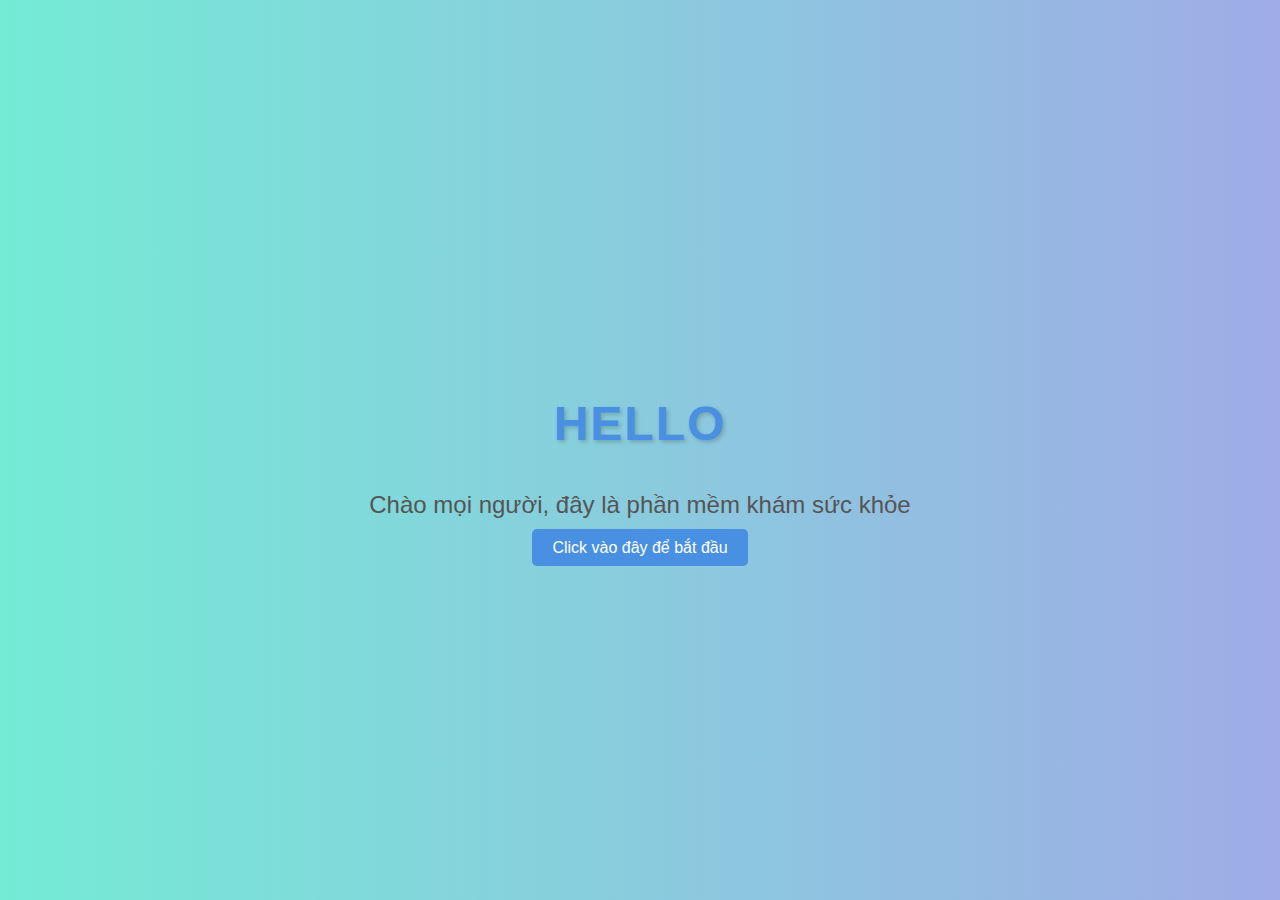
<file: index.html>
<!DOCTYPE html>
<html lang="en">
  <head>
    <meta charset="UTF-8" />
    <meta name="viewport" content="width=device-width, initial-scale=1.0" />
    <title>Sổ Khám Sức Khỏe</title>
    <link rel="stylesheet" href="style.css" />
  </head>
  <body>
    <div class="container">
      <h1>hello</h1>
      <h2>Chào mọi người, đây là phần mềm khám sức khỏe</h2>
      <a href="./index/second.html">Click vào đây để bắt đầu</a>
    </div>
  </body>
</html>
</file>
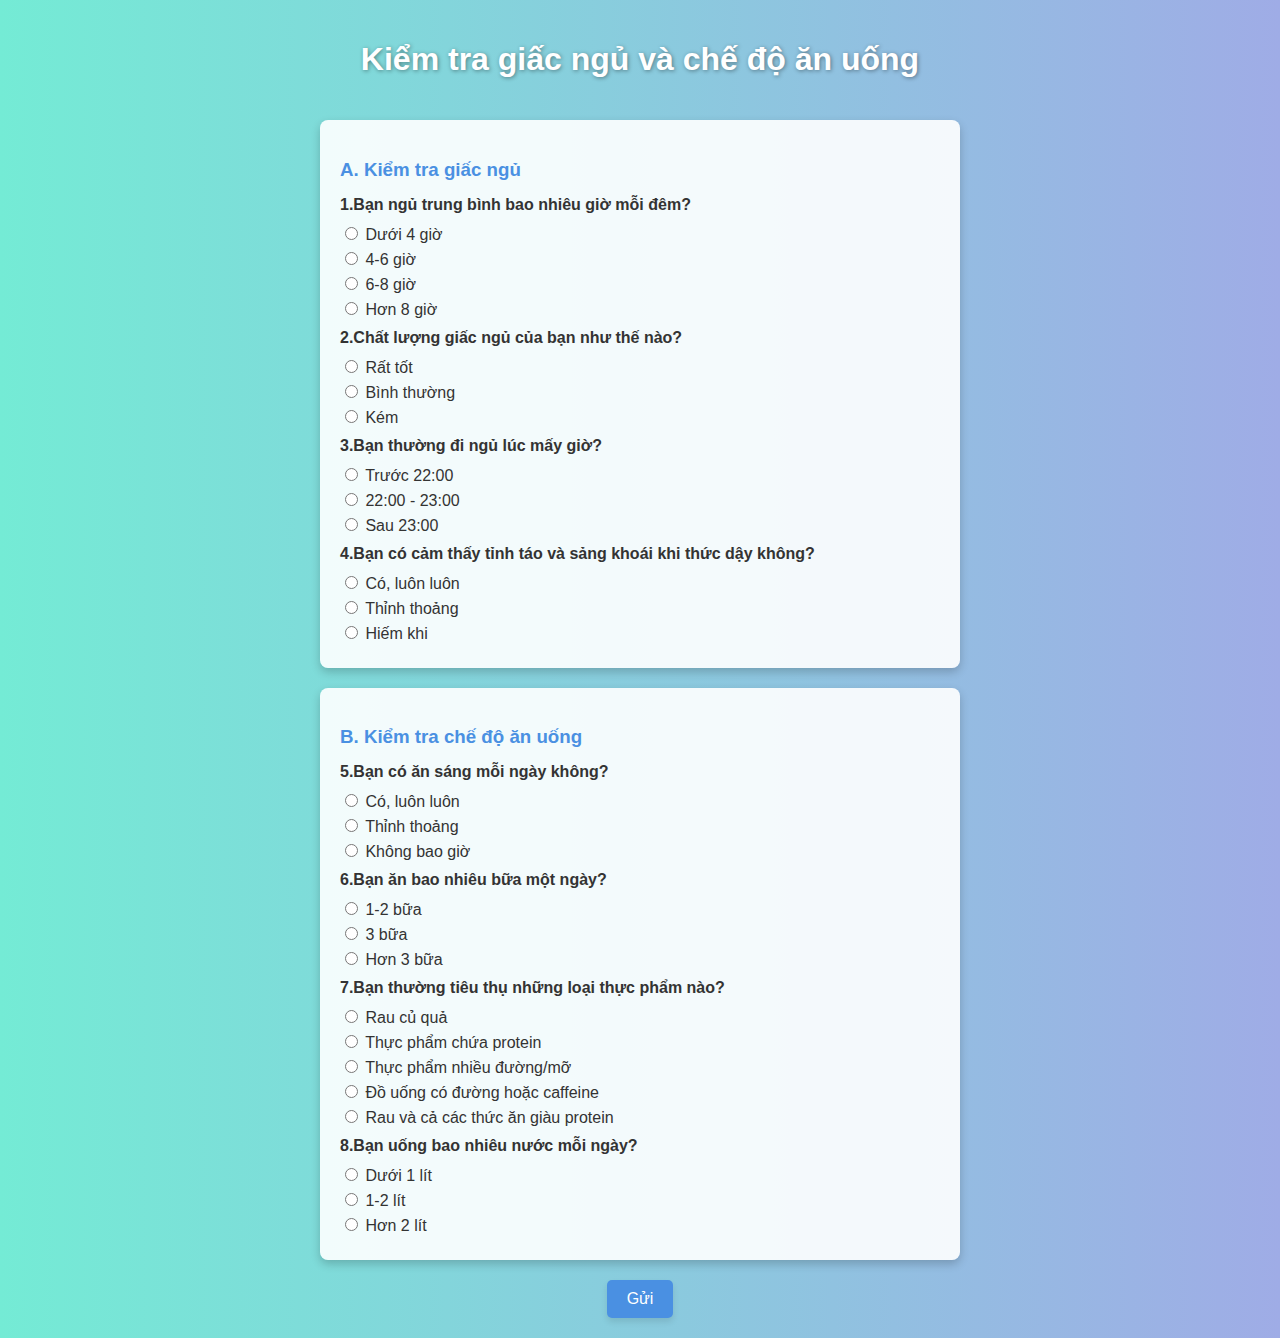
<file: fifth/fifth.html>
<!DOCTYPE html>
<html lang="en">
  <head>
    <meta charset="UTF-8" />
    <meta name="viewport" content="width=device-width, initial-scale=1.0" />
    <title>Giấc ngủ & Ăn uống</title>
    <link rel="stylesheet" href="style.css" />
  </head>
  <body>
    <h1>Kiểm tra giấc ngủ và chế độ ăn uống</h1>

    <!-- 1. Kiểm tra giấc ngủ -->
    <div class="question">
      <h3>A. Kiểm tra giấc ngủ</h3>
      <p>1.Bạn ngủ trung bình bao nhiêu giờ mỗi đêm?</p>
      <label
        ><input type="radio" name="sleep_hours" value="under4" /> Dưới 4
        giờ</label
      >
      <label
        ><input type="radio" name="sleep_hours" value="4-6" /> 4-6 giờ</label
      >
      <label
        ><input type="radio" name="sleep_hours" value="6-8" /> 6-8 giờ</label
      >
      <label
        ><input type="radio" name="sleep_hours" value="8+" /> Hơn 8 giờ</label
      >

      <p>2.Chất lượng giấc ngủ của bạn như thế nào?</p>
      <label
        ><input type="radio" name="sleep_quality" value="good" /> Rất tốt</label
      >
      <label
        ><input type="radio" name="sleep_quality" value="normal" /> Bình
        thường</label
      >
      <label
        ><input type="radio" name="sleep_quality" value="poor" /> Kém</label
      >

      <p>3.Bạn thường đi ngủ lúc mấy giờ?</p>
      <label
        ><input type="radio" name="bedtime" value="before10" /> Trước
        22:00</label
      >
      <label
        ><input type="radio" name="bedtime" value="10-11" /> 22:00 -
        23:00</label
      >
      <label
        ><input type="radio" name="bedtime" value="after11" /> Sau 23:00</label
      >

      <p>4.Bạn có cảm thấy tỉnh táo và sảng khoái khi thức dậy không?</p>
      <label
        ><input type="radio" name="wakeup_feeling" value="always" /> Có, luôn
        luôn</label
      >
      <label
        ><input type="radio" name="wakeup_feeling" value="sometimes" /> Thỉnh
        thoảng</label
      >
      <label
        ><input type="radio" name="wakeup_feeling" value="rarely" /> Hiếm
        khi</label
      >
    </div>

    <!-- 2. Kiểm tra chế độ ăn uống -->
    <div class="question">
      <h3>B. Kiểm tra chế độ ăn uống</h3>
      <p>5.Bạn có ăn sáng mỗi ngày không?</p>
      <label
        ><input type="radio" name="breakfast" value="always" /> Có, luôn
        luôn</label
      >
      <label
        ><input type="radio" name="breakfast" value="sometimes" /> Thỉnh
        thoảng</label
      >
      <label
        ><input type="radio" name="breakfast" value="never" /> Không bao
        giờ</label
      >

      <p>6.Bạn ăn bao nhiêu bữa một ngày?</p>
      <label><input type="radio" name="meals" value="1-2" /> 1-2 bữa</label>
      <label><input type="radio" name="meals" value="3" /> 3 bữa</label>
      <label><input type="radio" name="meals" value="3+" /> Hơn 3 bữa</label>

      <p>7.Bạn thường tiêu thụ những loại thực phẩm nào?</p>
      <label
        ><input type="radio" name="food" value="vegetables" /> Rau củ quả</label
      >
      <label
        ><input type="radio" name="food" value="protein" /> Thực phẩm chứa
        protein</label
      >
      <label
        ><input type="radio" name="food" value="junk_food" /> Thực phẩm nhiều
        đường/mỡ</label
      >
      <label
        ><input type="radio" name="food" value="drinks" /> Đồ uống có đường hoặc
        caffeine</label
      >
      <label for="">
        <input type="radio" name="food" value="healthy" /> Rau và cả các thức ăn
        giàu protein
      </label>

      <p>8.Bạn uống bao nhiêu nước mỗi ngày?</p>
      <label
        ><input type="radio" name="water" value="under1" /> Dưới 1 lít</label
      >
      <label><input type="radio" name="water" value="1-2" /> 1-2 lít</label>
      <label><input type="radio" name="water" value="2+" /> Hơn 2 lít</label>
    </div>

    <button type="button" id="send">Gửi</button>
    <div id="result"></div>
    <script src="./fifth.js"></script>
  </body>
</html>
</file>
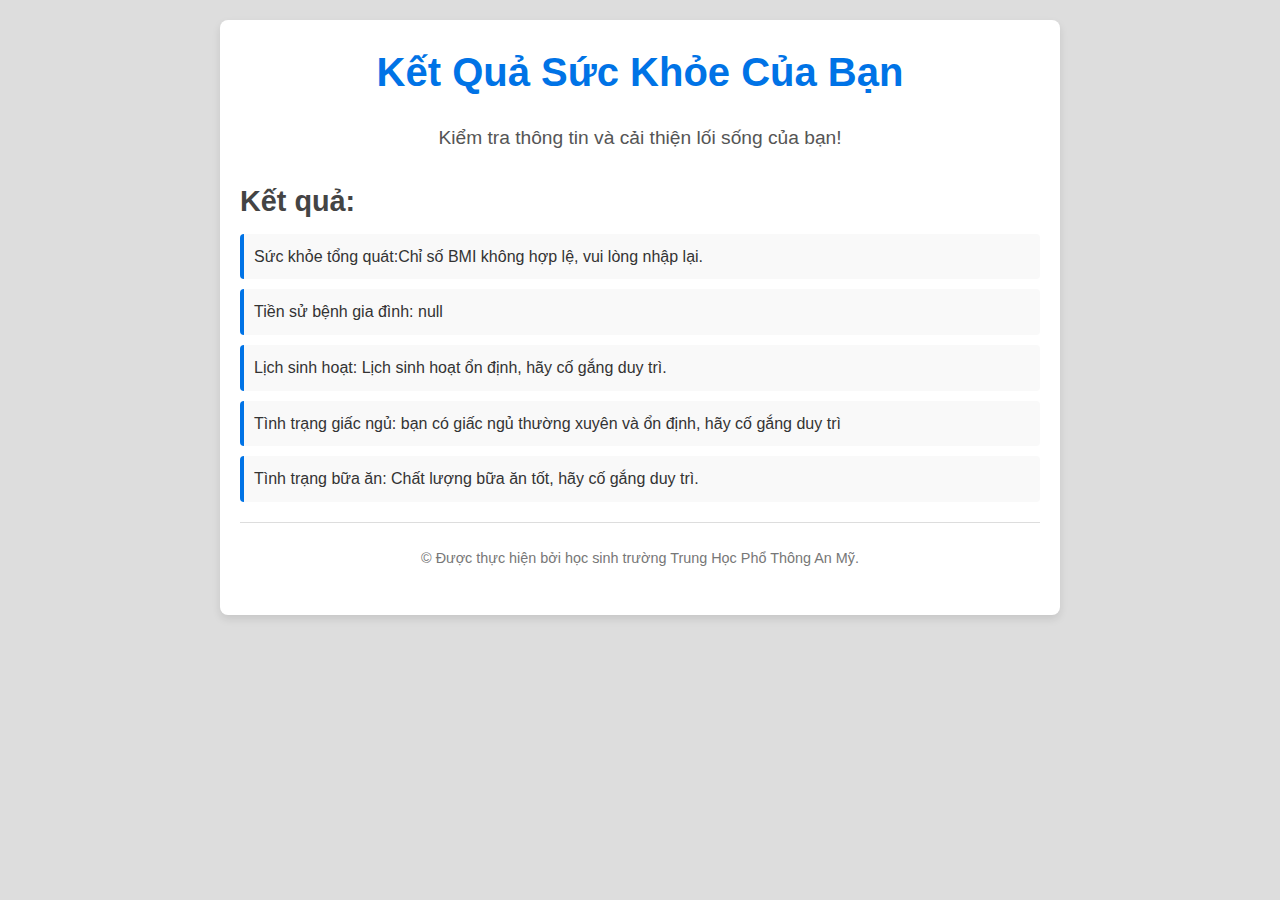
<file: final/final.html>
<!DOCTYPE html>
<html lang="en">
  <head>
    <meta charset="UTF-8" />
    <meta name="viewport" content="width=device-width, initial-scale=1.0" />
    <title>Kết quả Sức Khỏe</title>
    <link rel="stylesheet" href="final.css" />
    <link rel="icon" href="favicon.ico" />
  </head>
  <body>
    <div class="container">
      <header>
        <h1>Kết Quả Sức Khỏe Của Bạn</h1>
        <p>Kiểm tra thông tin và cải thiện lối sống của bạn!</p>
      </header>
      <main>
        <section>
          <h2>Kết quả:</h2>
          <p id="BMI_score">Sức khỏe tổng quát:</p>
          <p id="family_disease">Tiền sử bệnh của gia đình:</p>
          <p id="exercise_frequency">Hoạt động thường xuyên:</p>
          <p id="sleep">Tình trạng giấc ngủ:</p>
          <p id="food">Tình trạng bữa ăn:</p>
        </section>
      </main>
      <footer>
        <p>
          &copy; Được thực hiện bởi học sinh trường Trung Học Phổ Thông An Mỹ.
        </p>
      </footer>
    </div>
    <script src="./final.js"></script>
  </body>
</html>
</file>
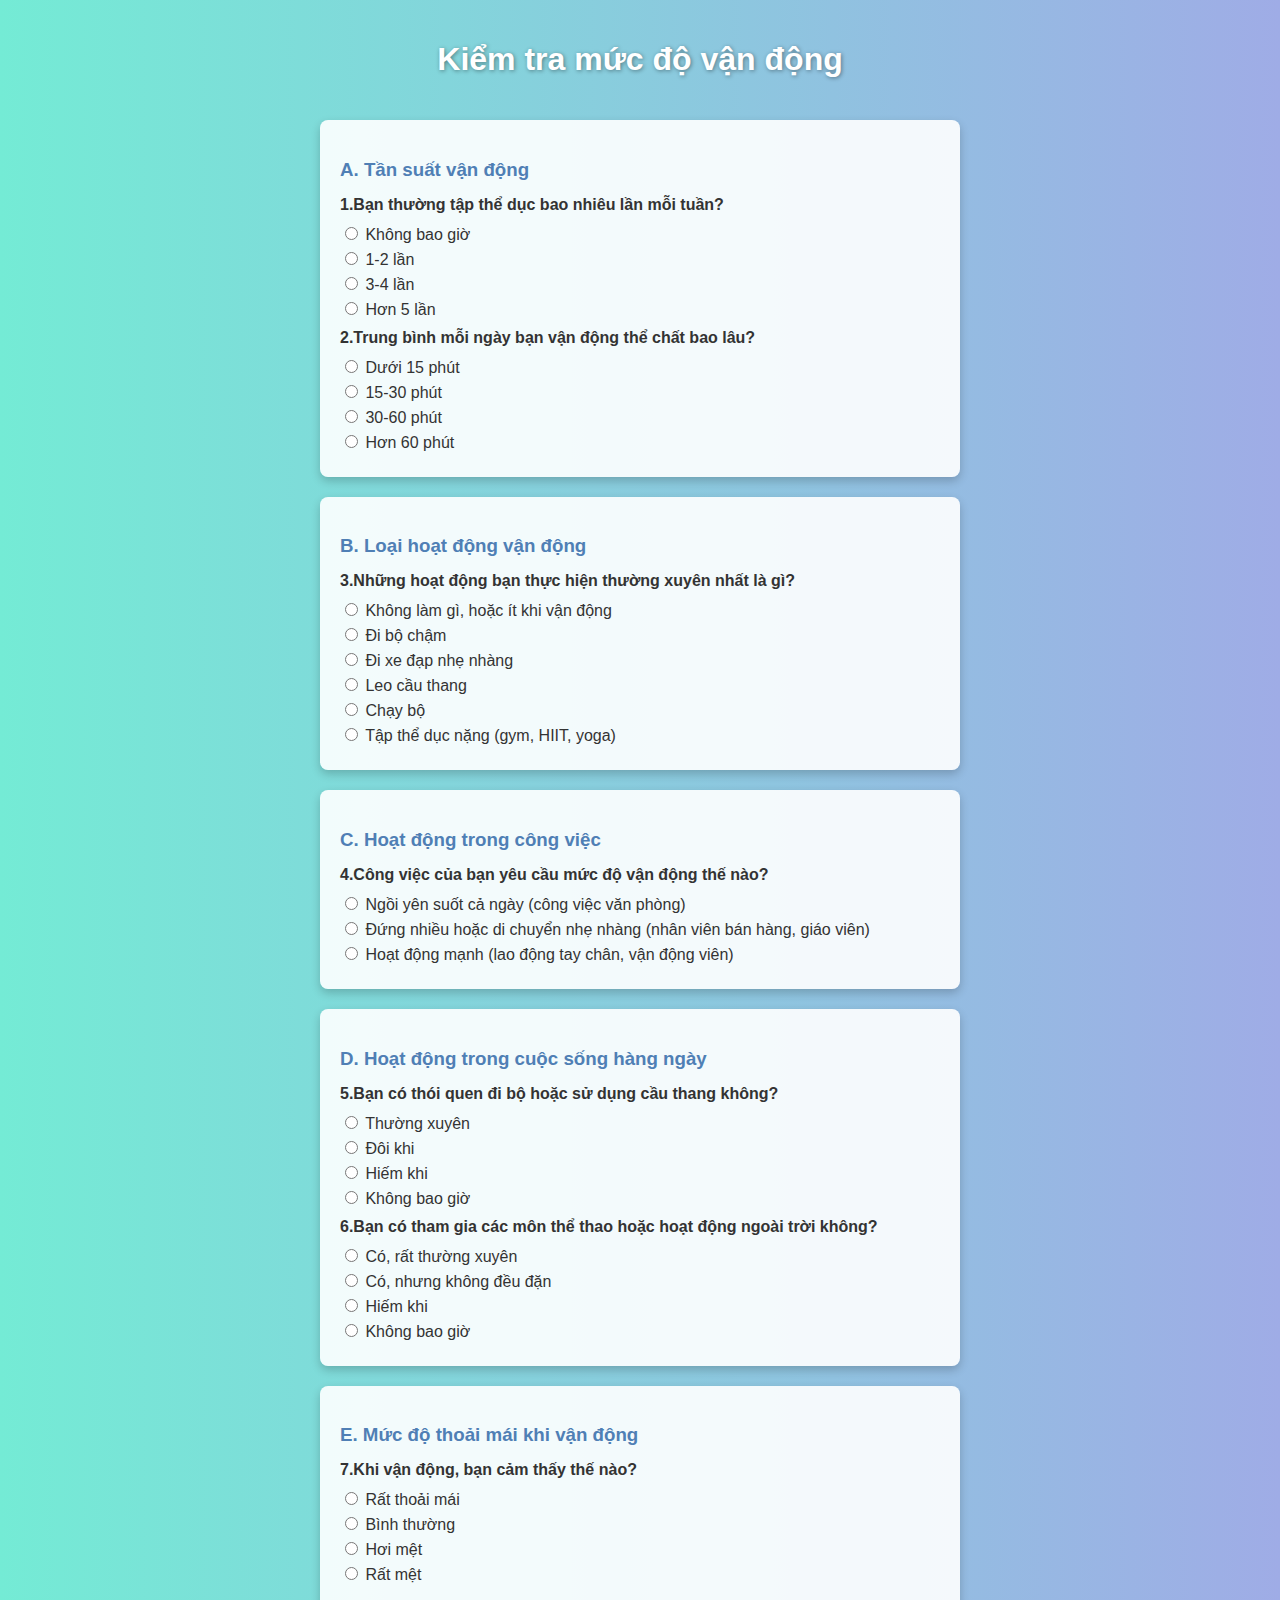
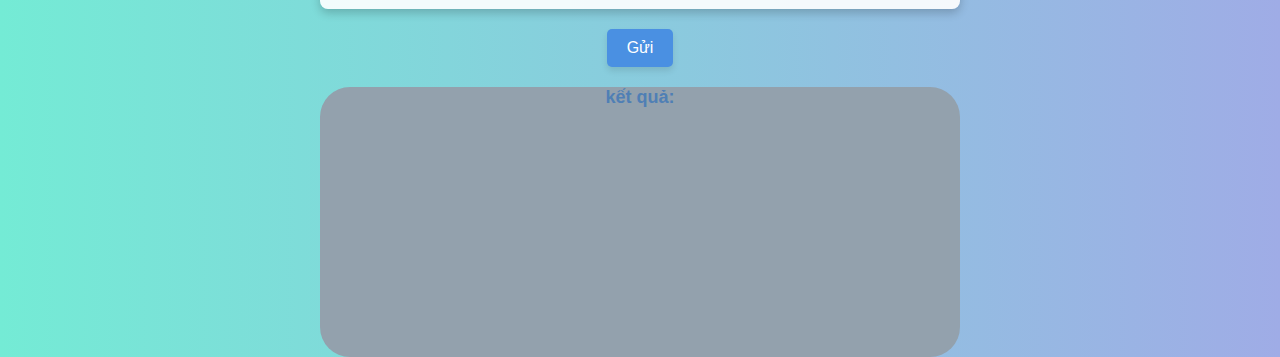
<file: fourth/fourth.html>
<!DOCTYPE html>
<html lang="en">
  <head>
    <meta charset="UTF-8" />
    <meta name="viewport" content="width=device-width, initial-scale=1.0" />
    <link rel="stylesheet" href="fourth.css" />
    <title>Mức độ vận động</title>
  </head>
  <body>
    <h1>Kiểm tra mức độ vận động</h1>

    <!-- 1. Tần suất vận động -->
    <div class="question">
      <h3>A. Tần suất vận động</h3>
      <div class="options">
        <p>1.Bạn thường tập thể dục bao nhiêu lần mỗi tuần?</p>
        <label
          ><input type="radio" name="exercise_frequency" value="never" /> Không
          bao giờ</label
        >
        <label
          ><input type="radio" name="exercise_frequency" value="1-2" /> 1-2
          lần</label
        >
        <label
          ><input type="radio" name="exercise_frequency" value="3-4" /> 3-4
          lần</label
        >
        <label
          ><input type="radio" name="exercise_frequency" value="5+" /> Hơn 5
          lần</label
        >
        <p>2.Trung bình mỗi ngày bạn vận động thể chất bao lâu?</p>
        <label
          ><input type="radio" name="daily_activity" value="under15" /> Dưới 15
          phút</label
        >
        <label
          ><input type="radio" name="daily_activity" value="15-30" /> 15-30
          phút</label
        >
        <label
          ><input type="radio" name="daily_activity" value="30-60" /> 30-60
          phút</label
        >
        <label
          ><input type="radio" name="daily_activity" value="60+" /> Hơn 60
          phút</label
        >
      </div>
    </div>

    <!-- 2. Loại hoạt động vận động -->
    <div class="question">
      <h3>B. Loại hoạt động vận động</h3>
      <div class="options">
        <p>3.Những hoạt động bạn thực hiện thường xuyên nhất là gì?</p>
        <label
          ><input type="radio" name="activity_type" value="nothing" /> Không làm
          gì, hoặc ít khi vận động</label
        >
        <label
          ><input type="radio" name="activity_type" value="walking" /> Đi bộ
          chậm</label
        >
        <label
          ><input type="radio" name="activity_type" value="cycling" /> Đi xe đạp
          nhẹ nhàng</label
        >
        <label
          ><input type="radio" name="activity_type" value="stairs" /> Leo cầu
          thang</label
        >
        <label
          ><input type="radio" name="activity_type" value="running" /> Chạy
          bộ</label
        >
        <label
          ><input type="radio" name="activity_type" value="intensive" /> Tập thể
          dục nặng (gym, HIIT, yoga)</label
        >
      </div>
    </div>

    <!-- 3. Hoạt động trong công việc -->
    <div class="question">
      <h3>C. Hoạt động trong công việc</h3>
      <div class="options">
        <p>4.Công việc của bạn yêu cầu mức độ vận động thế nào?</p>
        <label
          ><input type="radio" name="work_activity" value="sitting" /> Ngồi yên
          suốt cả ngày (công việc văn phòng)</label
        >
        <label
          ><input type="radio" name="work_activity" value="standing" /> Đứng
          nhiều hoặc di chuyển nhẹ nhàng (nhân viên bán hàng, giáo viên)</label
        >
        <label
          ><input type="radio" name="work_activity" value="physical" /> Hoạt
          động mạnh (lao động tay chân, vận động viên)</label
        >
      </div>
    </div>

    <!-- 4. Hoạt động trong cuộc sống hàng ngày -->
    <div class="question">
      <h3>D. Hoạt động trong cuộc sống hàng ngày</h3>
      <div class="options">
        <p>5.Bạn có thói quen đi bộ hoặc sử dụng cầu thang không?</p>
        <label
          ><input type="radio" name="daily_habits" value="often" /> Thường
          xuyên</label
        >
        <label
          ><input type="radio" name="daily_habits" value="sometimes" /> Đôi
          khi</label
        >
        <label
          ><input type="radio" name="daily_habits" value="rarely" /> Hiếm
          khi</label
        >
        <label
          ><input type="radio" name="daily_habits" value="never" /> Không bao
          giờ</label
        >
        <p>
          6.Bạn có tham gia các môn thể thao hoặc hoạt động ngoài trời không?
        </p>
        <label
          ><input type="radio" name="sports" value="very_often" /> Có, rất
          thường xuyên</label
        >
        <label
          ><input type="radio" name="sports" value="irregular" /> Có, nhưng
          không đều đặn</label
        >
        <label
          ><input type="radio" name="sports" value="rarely" /> Hiếm khi</label
        >
        <label
          ><input type="radio" name="sports" value="never" /> Không bao
          giờ</label
        >
      </div>
    </div>

    <!-- 5. Mức độ thoải mái khi vận động -->
    <div class="question">
      <h3>E. Mức độ thoải mái khi vận động</h3>
      <div class="options">
        <p>7.Khi vận động, bạn cảm thấy thế nào?</p>
        <label
          ><input type="radio" name="comfort_level" value="very_comfortable" />
          Rất thoải mái</label
        >
        <label
          ><input type="radio" name="comfort_level" value="normal" /> Bình
          thường</label
        >
        <label
          ><input type="radio" name="comfort_level" value="tired" /> Hơi
          mệt</label
        >
        <label
          ><input type="radio" name="comfort_level" value="very_tired" /> Rất
          mệt</label
        >
      </div>
    </div>
    <button type="button" id="send">Gửi</button>
    <h3 id="result">kết quả:</h3>
    <script src="./fourth.js"></script>
  </body>
</html>
</file>
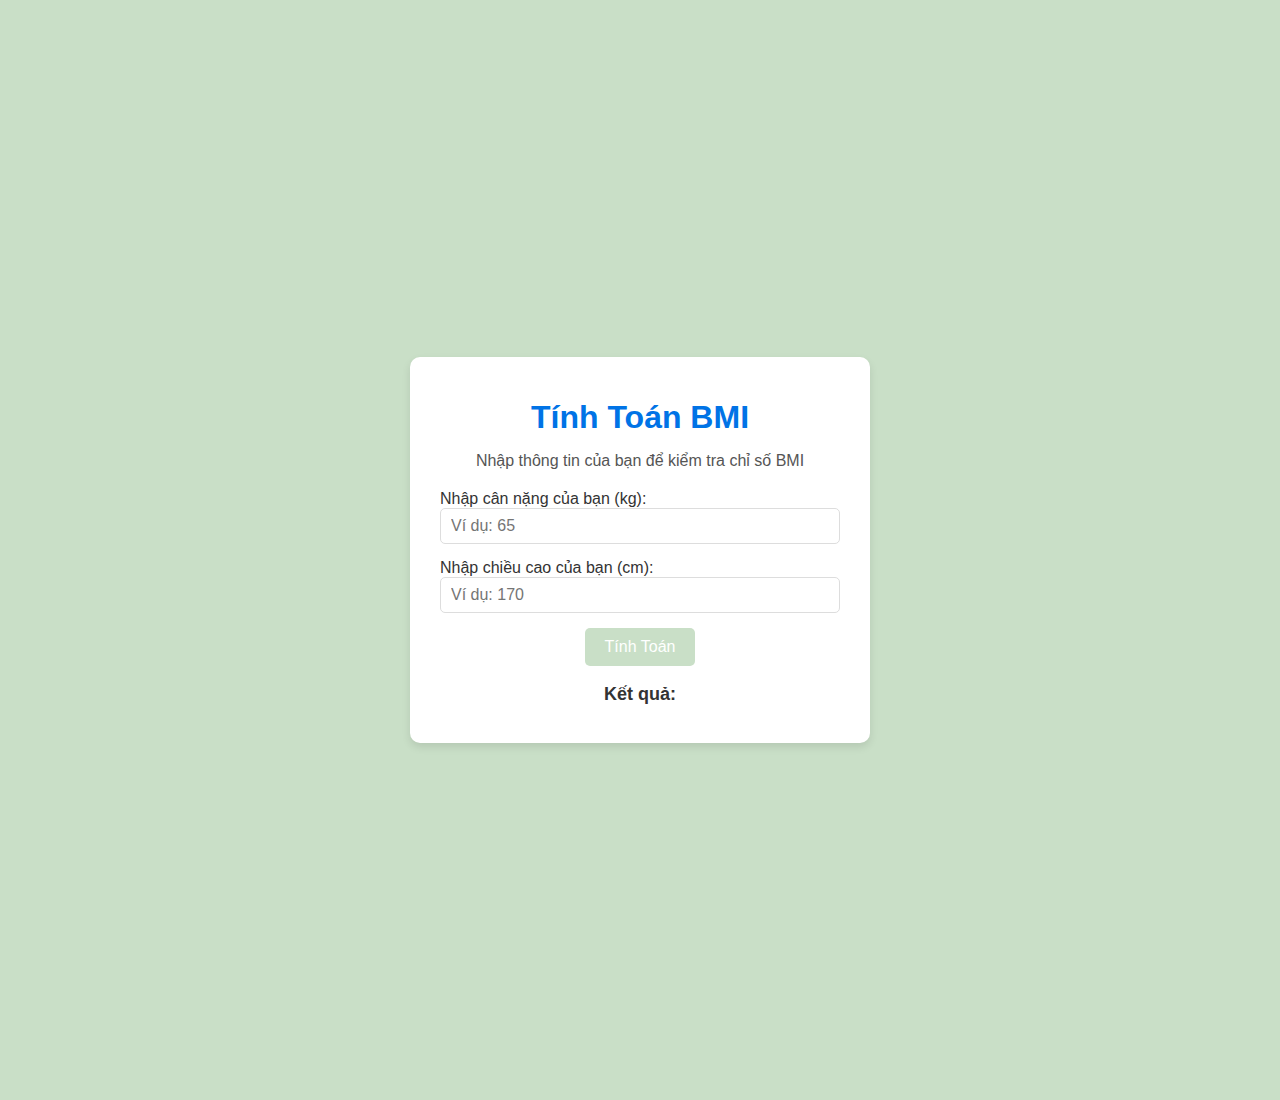
<file: index/second.html>
<!DOCTYPE html>
<html lang="en">
  <head>
    <meta charset="UTF-8" />
    <meta name="viewport" content="width=device-width, initial-scale=1.0" />
    <title>Tính Toán BMI</title>
    <link rel="stylesheet" href="secondandthird.css" />
  </head>
  <body>
    <div id="board" class="container">
      <h1>Tính Toán BMI</h1>
      <p>Nhập thông tin của bạn để kiểm tra chỉ số BMI</p>
      <div class="input-group">
        <label for="weight">
          Nhập cân nặng của bạn (kg):
          <input type="text" id="weight" placeholder="Ví dụ: 65" />
        </label>
      </div>
      <div class="input-group">
        <label for="height">
          Nhập chiều cao của bạn (cm):
          <input type="text" id="height" placeholder="Ví dụ: 170" />
        </label>
      </div>
      <button type="button" id="button-1" class="calculate-button">
        Tính Toán
      </button>
      <h3 id="result-bmi">Kết quả:</h3>
    </div>
    <script src="./second.js"></script>
  </body>
</html>
</file>
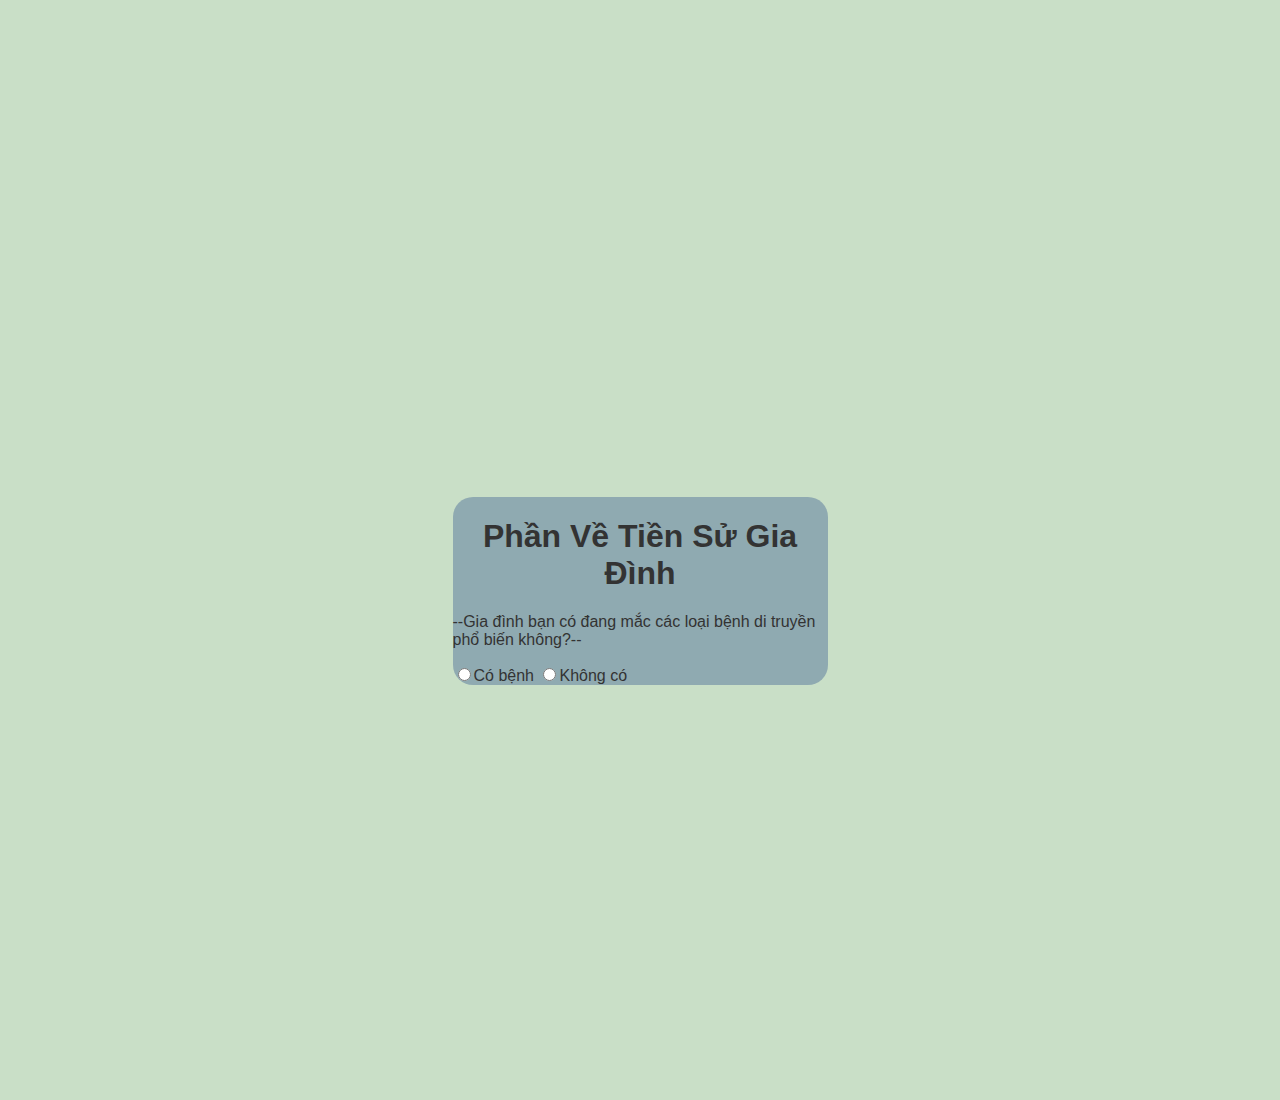
<file: index/third.html>
<!DOCTYPE html>
<html lang="vi">
  <head>
    <meta charset="UTF-8" />
    <meta name="viewport" content="width=device-width, initial-scale=1.0" />
    <title>Phần Về Tiền Sử Gia Đình</title>
    <link rel="stylesheet" href="secondandthird.css" />
  </head>
  <body>
    <div id="board-2">
      <div id="yup">
        <h1>Phần Về Tiền Sử Gia Đình</h1>
        <p>
          --Gia đình bạn có đang mắc các loại bệnh di truyền phổ biến không?--
        </p>
        <label>
          <input type="radio" name="none" id="yes" value="yes" />Có bệnh</label
        >
        <label
          ><input type="radio" name="none" id="no" value="no" />Không có
        </label>
      </div>
      <br />
      <div id="myForm">
        <form>
          <label
            ><input type="checkbox" id="0" name="diabetes" /> Bệnh tiểu đường
            (Type 2 Diabetes)</label
          ><br />
          <label
            ><input type="checkbox" id="1" name="hypertension" /> Tăng huyết áp
            (Hypertension)</label
          ><br />
          <label
            ><input type="checkbox" id="2" name="cardiovascular" /> Bệnh tim
            mạch (Cardiovascular Diseases)</label
          ><br />
          <label
            ><input type="checkbox" id="3" name="obesity" /> Béo phì
            (Obesity)</label
          ><br />
          <label
            ><input type="checkbox" id="4" name="metabolic_syndrome" /> Hội
            chứng chuyển hóa (Metabolic Syndrome)</label
          ><br />
          <label
            ><input type="checkbox" id="5" name="gout" /> Bệnh gout
            (Gout)</label
          ><br />
          <label
            ><input type="checkbox" id="6" name="parkinsons" /> Bệnh Parkinson
            (Parkinson's Disease)</label
          ><br />
          <label
            ><input type="checkbox" id="7" name="osteoporosis" /> Loãng xương
            (Osteoporosis)</label
          ><br />
          <label
            ><input type="checkbox" id="8" name="dyslipidemia" /> Rối loạn lipid
            máu (Dyslipidemia)</label
          ><br />
          <label
            ><input type="checkbox" id="9" name="alzheimers" /> Bệnh Alzheimer
            (Alzheimer's Disease)</label
          ><br />
          <label><input type="checkbox" id="10" name="others" /> Khác </label
          ><br />
          <button type="button" onclick="checkBox()">Kiểm tra</button>
        </form>

        <br />
        <div id="result"></div>
      </div>
    </div>
    <script src="third.js"></script>
  </body>
</html>
</file>
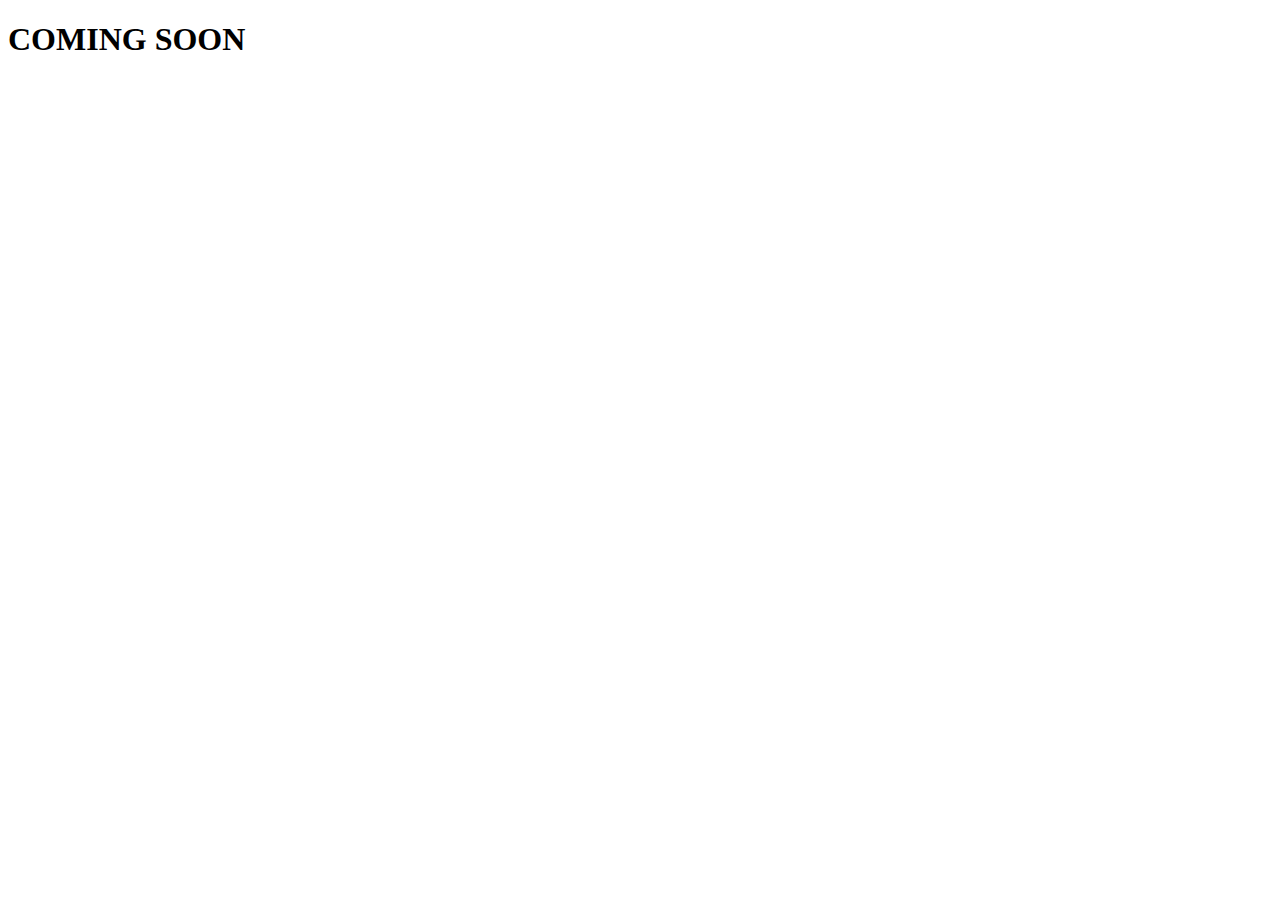
<file: Tips/Math.html>
<!DOCTYPE html>
<html lang="en">
  <head>
    <meta charset="UTF-8" />
    <meta name="viewport" content="width=device-width, initial-scale=1.0" />
    <title>Document</title>
  </head>
  <body>
    <h1>COMING SOON</h1>
  </body>
</html>
</file>
<file: style.css>
/* Đặt nền cho trang */
body {
  font-family: Arial, sans-serif;
  background: linear-gradient(to right, #74ebd5, #9face6);
  margin: 0;
  padding: 0;
  color: #333;
}

/* Định dạng tiêu đề chính */
h1 {
  text-align: center;
  padding: 20px 0;
  color: #fff;
  text-shadow: 1px 1px 4px rgba(0, 0, 0, 0.4);
}

/* Khung cho từng phần câu hỏi */
.question {
  background-color: rgba(255, 255, 255, 0.9);
  border-radius: 8px;
  padding: 20px;
  margin: 20px auto;
  max-width: 600px;
  box-shadow: 0px 4px 10px rgba(0, 0, 0, 0.2);
}

/* Tiêu đề từng phần */
h3 {
  color: #4a90e2;
  margin-bottom: 15px;
}

/* Căn chỉnh các câu hỏi và nhãn */
p {
  margin: 10px 0;
  font-weight: bold;
}

label {
  display: block;
  margin: 5px 0;
  cursor: pointer;
}

/* Nút gửi */
button {
  display: block;
  margin: 20px auto;
  padding: 10px 20px;
  font-size: 16px;
  background-color: #4a90e2;
  color: #fff;
  border: none;
  border-radius: 5px;
  cursor: pointer;
  box-shadow: 0 4px 6px rgba(0, 0, 0, 0.1);
  transition: background-color 0.3s ease;
}

button:hover {
  background-color: #357abd;
}

/* Kết quả */
#result {
  text-align: center;
  margin-top: 20px;
  font-size: 18px;
  color: #333;
}
/* Đặt toàn bộ trang */
body {
  background-color: #f0f8ff;
  font-family: "Arial", sans-serif;
  color: #333;
  margin: 0;
  padding: 0;
  display: flex;
  flex-direction: column;
  justify-content: center;
  align-items: center;
  height: 100vh; /* Chiều cao toàn màn hình */
  text-align: center;
}

/* Định dạng tiêu đề chính (h1) */
h1 {
  font-size: 3rem; /* Tăng kích thước chữ */
  color: #4a90e2;
  margin-bottom: 10px;
  text-transform: uppercase;
  letter-spacing: 2px; /* Tạo khoảng cách giữa các chữ cái */
  text-shadow: 2px 2px 4px rgba(0, 0, 0, 0.2);
}

/* Định dạng tiêu đề phụ (h2) */
h2 {
  font-size: 1.5rem;
  font-weight: 400;
  margin-bottom: 20px;
  color: #555;
}

/* Định dạng liên kết */
a {
  font-size: 1rem;
  color: white;
  text-decoration: none;
  background-color: #4a90e2;
  padding: 10px 20px;
  border-radius: 5px;
  transition: background-color 0.3s ease, transform 0.2s ease;
}

/* Hiệu ứng khi di chuột qua liên kết */
a:hover {
  background-color: #357abd;
  transform: scale(1.05); /* Phóng to nhẹ khi hover */
}

/* Điều chỉnh bố cục */
.container {
  max-width: 800px;
  padding: 20px;
}
</file>
<file: fifth/style.css>
/* Đặt nền cho trang */
body {
  font-family: Arial, sans-serif;
  background: linear-gradient(to right, #74ebd5, #9face6);
  margin: 0;
  padding: 0;
  color: #333;
}

/* Định dạng tiêu đề chính */
h1 {
  text-align: center;
  padding: 20px 0;
  color: #fff;
  text-shadow: 1px 1px 4px rgba(0, 0, 0, 0.4);
}
a {
  text-decoration: none;
  font-size: 20px;
}
a {
  border-radius: 5px;
  display: flex;
  justify-content: center;
  color: chocolate;
  margin: 0 auto;
  text-align: center;
  width: 150px;
  height: 50px;
  background-color: palegreen;
}
/* Khung cho từng phần câu hỏi */
.question {
  background-color: rgba(255, 255, 255, 0.9);
  border-radius: 8px;
  padding: 20px;
  margin: 20px auto;
  max-width: 600px;
  box-shadow: 0px 4px 10px rgba(0, 0, 0, 0.2);
}

/* Tiêu đề từng phần */
h3 {
  color: #4a90e2;
  margin-bottom: 15px;
}

/* Căn chỉnh các câu hỏi và nhãn */
p {
  margin: 10px 0;
  font-weight: bold;
}

label {
  display: block;
  margin: 5px 0;
  cursor: pointer;
}

/* Nút gửi */
button {
  display: block;
  margin: 20px auto;
  padding: 10px 20px;
  font-size: 16px;
  background-color: #4a90e2;
  color: #fff;
  border: none;
  border-radius: 5px;
  cursor: pointer;
  box-shadow: 0 4px 6px rgba(0, 0, 0, 0.1);
  transition: background-color 0.3s ease;
}

button:hover {
  background-color: #357abd;
}

/* Kết quả */
#result {
  border-radius: 10px;
  margin: 0 auto;
  background-color: #357abd;
  width: 30vw;
  text-align: center;
  margin-top: 20px;
  font-size: 18px;
  color: #333;
}
</file>
<file: final/final.css>
/* Tổng thể */
body {
  font-family: "Arial", sans-serif;
  margin: 0;
  padding: 0;
  background-color: #f0f8ff;
  color: #333;
  line-height: 1.6;
}

/* Container chính */
.container {
  max-width: 800px;
  margin: 20px auto;
  padding: 20px;
  background: #ffffff;
  box-shadow: 0 4px 8px rgba(0, 0, 0, 0.1);
  border-radius: 8px;
}

/* Header */
header {
  text-align: center;
  margin-bottom: 20px;
}

header h1 {
  color: #0073e6;
  font-size: 2.5em;
  margin: 0;
}

header p {
  font-size: 1.2em;
  color: #555;
}

/* Main */
main section h2 {
  font-size: 1.8em;
  color: #444;
  margin-bottom: 10px;
}

main p {
  background: #f9f9f9;
  border-left: 4px solid #0073e6;
  padding: 10px;
  margin: 10px 0;
  border-radius: 4px;
  color: #333;
}

/* Footer */
footer {
  text-align: center;
  margin-top: 20px;
  padding: 10px 0;
  font-size: 0.9em;
  color: #777;
  border-top: 1px solid #ddd;
}
body {
  background-color: #ddd;
}
</file>
<file: fourth/fourth.css>
/* Đặt nền cho trang */
body {
  font-family: Arial, sans-serif;
  background: linear-gradient(to right, #74ebd5, #9face6);
  margin: 0;
  padding: 0;
  color: #333;
}
a {
  display: flex;
  justify-content: center;
}
/* Định dạng tiêu đề chính */
h1 {
  text-align: center;
  padding: 20px 0;
  color: #fff;
  text-shadow: 1px 1px 4px rgba(0, 0, 0, 0.4);
}

/* Khung cho từng phần câu hỏi */
.question {
  background-color: rgba(255, 255, 255, 0.9);
  border-radius: 8px;
  padding: 20px;
  margin: 20px auto;
  max-width: 600px;
  box-shadow: 0px 4px 10px rgba(0, 0, 0, 0.2);
}

/* Tiêu đề từng phần */
h3 {
  color: #4f7fb5;
  margin-bottom: 15px;
}

/* Căn chỉnh các câu hỏi và nhãn */
p {
  margin: 10px 0;
  font-weight: bold;
}

label {
  display: block;
  margin: 5px 0;
  cursor: pointer;
}

/* Nút gửi */
button {
  display: block;
  margin: 20px auto;
  padding: 10px 20px;
  font-size: 16px;
  background-color: #4a90e2;
  color: #fff;
  border: none;
  border-radius: 5px;
  cursor: pointer;
  box-shadow: 0 4px 6px rgba(0, 0, 0, 0.1);
  transition: background-color 0.3s ease;
}

button:hover {
  background-color: #357abd;
}

/* Kết quả */
#result {
  overflow-y: auto;
  text-align: center;
  margin-top: 20px;
  font-size: 18px;
  background-color: #93a1ad;
  height: 30vh;
  width: 50vw;
  margin: 0 auto;
  border-radius: 30px;
}
a {
  text-decoration: none;
  font-size: 20px;
  color: rgb(34, 153, 88);
}
a {
  border-radius: 5px;
  display: flex;
  justify-content: center;
  color: chocolate;
  margin: 0 auto;
  text-align: center;
  width: 150px;
  height: 50px;
  background-color: palegreen;
}
</file>
<file: index/secondandthird.css>
/* Tổng thể */
body {
  font-family: "Arial", sans-serif;
  margin: 0;
  padding: 0;
  background-color: #c9dfc7; /* Màu nền nhẹ */
  color: #333;
  display: flex;
  justify-content: center;
  align-items: center;
  height: 100vh; /* Chiều cao màn hình */
}

/* Container chính */
.container {
  background: #ffffff; /* Nền trắng */
  padding: 20px 30px;
  border-radius: 10px;
  box-shadow: 0 4px 8px rgba(0, 0, 0, 0.1);
  text-align: center;
  width: 90%; /* Đảm bảo hiển thị tốt trên màn hình nhỏ */
  max-width: 400px; /* Giới hạn chiều rộng */
}

/* Tiêu đề và mô tả */
.container h1 {
  font-size: 2rem;
  color: #0073e6;
  margin-bottom: 10px;
}

.container p {
  font-size: 1rem;
  color: #555;
  margin-bottom: 20px;
}

/* Nhóm input */
.input-group {
  margin-bottom: 15px;
  text-align: left;
}

.input-group label {
  display: block;
  font-size: 1rem;
  color: #333;
  margin-bottom: 5px;
}

.input-group input {
  width: 100%;
  padding: 8px 10px;
  font-size: 1rem;
  border: 1px solid #ddd;
  border-radius: 5px;
  box-sizing: border-box;
  transition: border-color 0.3s ease;
}

.input-group input:focus {
  border-color: #0073e6;
  outline: none;
}

/* Nút tính toán */
.calculate-button {
  background-color: #c9dfc7; /* Màu nền nhẹ */
  color: #fff;
  padding: 10px 20px;
  font-size: 1rem;
  border: none;
  border-radius: 5px;
  cursor: pointer;
  transition: background 0.3s ease, transform 0.2s ease;
}

.calculate-button:hover {
  background: #005bb5;
  transform: translateY(-2px);
}

.calculate-button:active {
  transform: translateY(0);
}
body {
  padding: 100px;
}
#result-bmi {
  text-align: center;
  margin-top: 0 auto;
  font-size: 18px;
  color: #333;
}
a {
  text-decoration: none;
  font-size: 20px;
}
/* Kết quả */
#result {
  width: 50vw;
  text-align: center;
  margin-top: 10px;
  font-size: 18px;
  background-color: #d2bfbf;
  height: 35vh;
  overflow-y: auto;
  border-radius: 20px;
}
#yup {
  border-radius: 20px;
  background-color: #5e7e9e8a;
}
#myForm {
  display: none;
  background-color: #6491be85;
  border-radius: 20px;
}
#board-2 {
  height: 80vh;
  margin: 0 auto;
  max-height: 80vh; /* Giới hạn chiều cao không vượt quá 80% màn hình */
  padding: auto;
  display: flex;
  justify-content: center;
  align-items: center;
  flex-direction: column;
  margin-top: -50vh;
  padding-top: 550px;
}
h1 {
  text-align: center;
}
a {
  border-radius: 10px;
  color: chocolate;
  text-align: center;
  width: 150px;
  height: 50px;
  background-color: palegreen;
}
</file>
